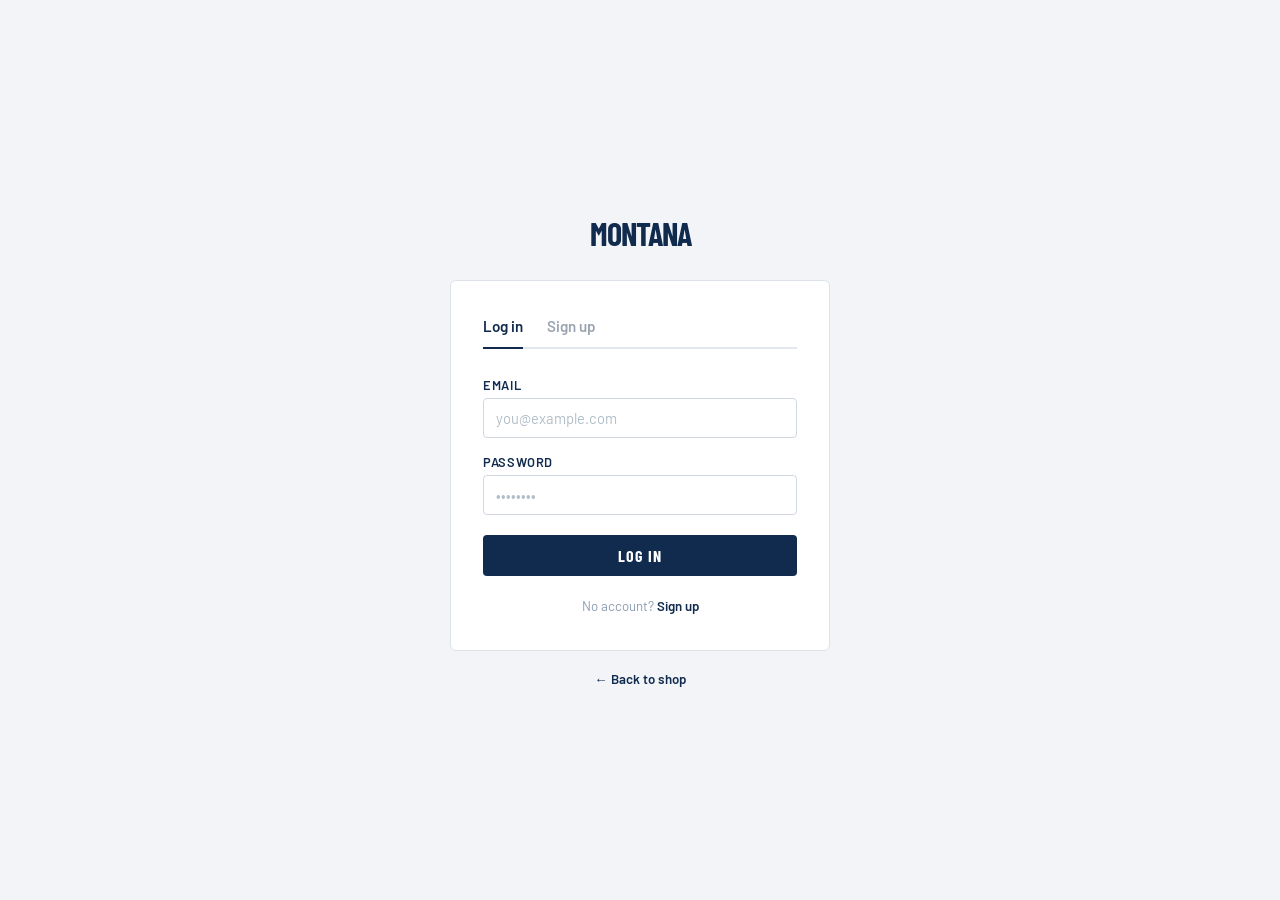
<file: AEROv2/Z-Prosjekt2/Auth.html>
<!DOCTYPE html>
<html lang="en">
<head>
  <meta charset="UTF-8" />
  <meta name="viewport" content="width=device-width, initial-scale=1.0" />
  <title>Montana – Account</title>

  <link href="https://fonts.googleapis.com/css2?family=Barlow+Condensed:wght@700&family=Barlow:wght@400;500;600&display=swap" rel="stylesheet" />

  <style>
    *, *::before, *::after { margin: 0; padding: 0; box-sizing: border-box; }

    body {
      font-family: 'Barlow', sans-serif;
      background: #f2f4f7;
      min-height: 100vh;
      display: flex;
      flex-direction: column;
      align-items: center;
      justify-content: center;
    }

    .logo {
      font-family: 'Barlow Condensed', sans-serif;
      font-size: 2rem;
      font-weight: 700;
      color: #102B4E;
      letter-spacing: -1px;
      text-decoration: none;
      margin-bottom: 28px;
    }

    .card {
      background: #fff;
      border: 1px solid #dde2e8;
      border-radius: 6px;
      padding: 36px 32px;
      width: 100%;
      max-width: 380px;
    }

    .tabs {
      display: flex;
      border-bottom: 2px solid #e4e8ed;
      margin-bottom: 28px;
    }

    .tab {
      background: none;
      border: none;
      cursor: pointer;
      font-family: 'Barlow', sans-serif;
      font-size: 0.95rem;
      font-weight: 600;
      color: #9aa5b1;
      padding: 0 0 12px;
      margin-right: 24px;
      border-bottom: 2px solid transparent;
      margin-bottom: -2px;
      transition: color 0.15s, border-color 0.15s;
    }

    .tab.active {
      color: #102B4E;
      border-bottom-color: #102B4E;
    }

    .form { display: none; flex-direction: column; gap: 16px; }
    .form.active { display: flex; }

    label {
      display: block;
      font-size: 0.8rem;
      font-weight: 600;
      color: #102B4E;
      margin-bottom: 5px;
      text-transform: uppercase;
      letter-spacing: 0.05em;
    }

    input {
      width: 100%;
      padding: 10px 12px;
      border: 1.5px solid #d0d7de;
      border-radius: 4px;
      font-family: 'Barlow', sans-serif;
      font-size: 0.92rem;
      color: #102B4E;
      outline: none;
      transition: border-color 0.15s;
    }

    input:focus { border-color: #102B4E; }
    input::placeholder { color: #b0bec8; }

    button.submit {
      margin-top: 4px;
      width: 100%;
      padding: 11px;
      background: #102B4E;
      color: #fff;
      border: none;
      border-radius: 4px;
      font-family: 'Barlow Condensed', sans-serif;
      font-size: 1rem;
      font-weight: 700;
      letter-spacing: 0.07em;
      text-transform: uppercase;
      cursor: pointer;
      transition: background 0.15s;
    }

    button.submit:hover { background: #1a3d6b; }

    .switch {
      font-size: 0.83rem;
      color: #8a9bb0;
      text-align: center;
      margin-top: 6px;
    }

    .switch a {
      color: #102B4E;
      font-weight: 600;
      text-decoration: none;
    }

    .switch a:hover { text-decoration: underline; }

    .back {
      margin-top: 20px;
      font-size: 0.83rem;
      color: #8a9bb0;
    }

    .back a {
      color: #102B4E;
      font-weight: 600;
      text-decoration: none;
    }

    .back a:hover { text-decoration: underline; }
  </style>
</head>
<body>

  <a class="logo" href="main.html">MONTANA</a>

  <div class="card">
    <div class="tabs">
      <button class="tab active" data-tab="login">Log in</button>
      <button class="tab" data-tab="signup">Sign up</button>
    </div>

    <!-- Login -->
    <div class="form active" id="formLogin">
      <div>
        <label>Email</label>
        <input type="email" placeholder="you@example.com" />
      </div>
      <div>
        <label>Password</label>
        <input type="password" placeholder="••••••••" />
      </div>
      <button class="submit">Log in</button>
      <p class="switch">No account? <a href="#" data-switch="signup">Sign up</a></p>
    </div>

    <!-- Sign up -->
    <div class="form" id="formSignup">
      <div>
        <label>Name</label>
        <input type="text" placeholder="Your name" />
      </div>
      <div>
        <label>Email</label>
        <input type="email" placeholder="you@example.com" />
      </div>
      <div>
        <label>Password</label>
        <input type="password" placeholder="Min. 8 characters" />
      </div>
      <button class="submit">Create account</button>
      <p class="switch">Already have one? <a href="#" data-switch="login">Log in</a></p>
    </div>
  </div>

  <p class="back"><a href="main.html">← Back to shop</a></p>

  <script>
    const tabs  = document.querySelectorAll('.tab');
    const forms = document.querySelectorAll('.form');

    function switchTab(name) {
      tabs.forEach(t  => t.classList.toggle('active', t.dataset.tab === name));
      forms.forEach(f => f.classList.toggle('active', f.id === 'form' + name.charAt(0).toUpperCase() + name.slice(1)));
    }

    tabs.forEach(t => t.addEventListener('click', () => switchTab(t.dataset.tab)));

    document.querySelectorAll('[data-switch]').forEach(a =>
      a.addEventListener('click', e => { e.preventDefault(); switchTab(a.dataset.switch); })
    );

    // Open on the correct tab if URL has ?tab=signup
    const params = new URLSearchParams(window.location.search);
    if (params.get('tab') === 'signup') switchTab('signup');
  </script>

</body>
</html>
</file>
